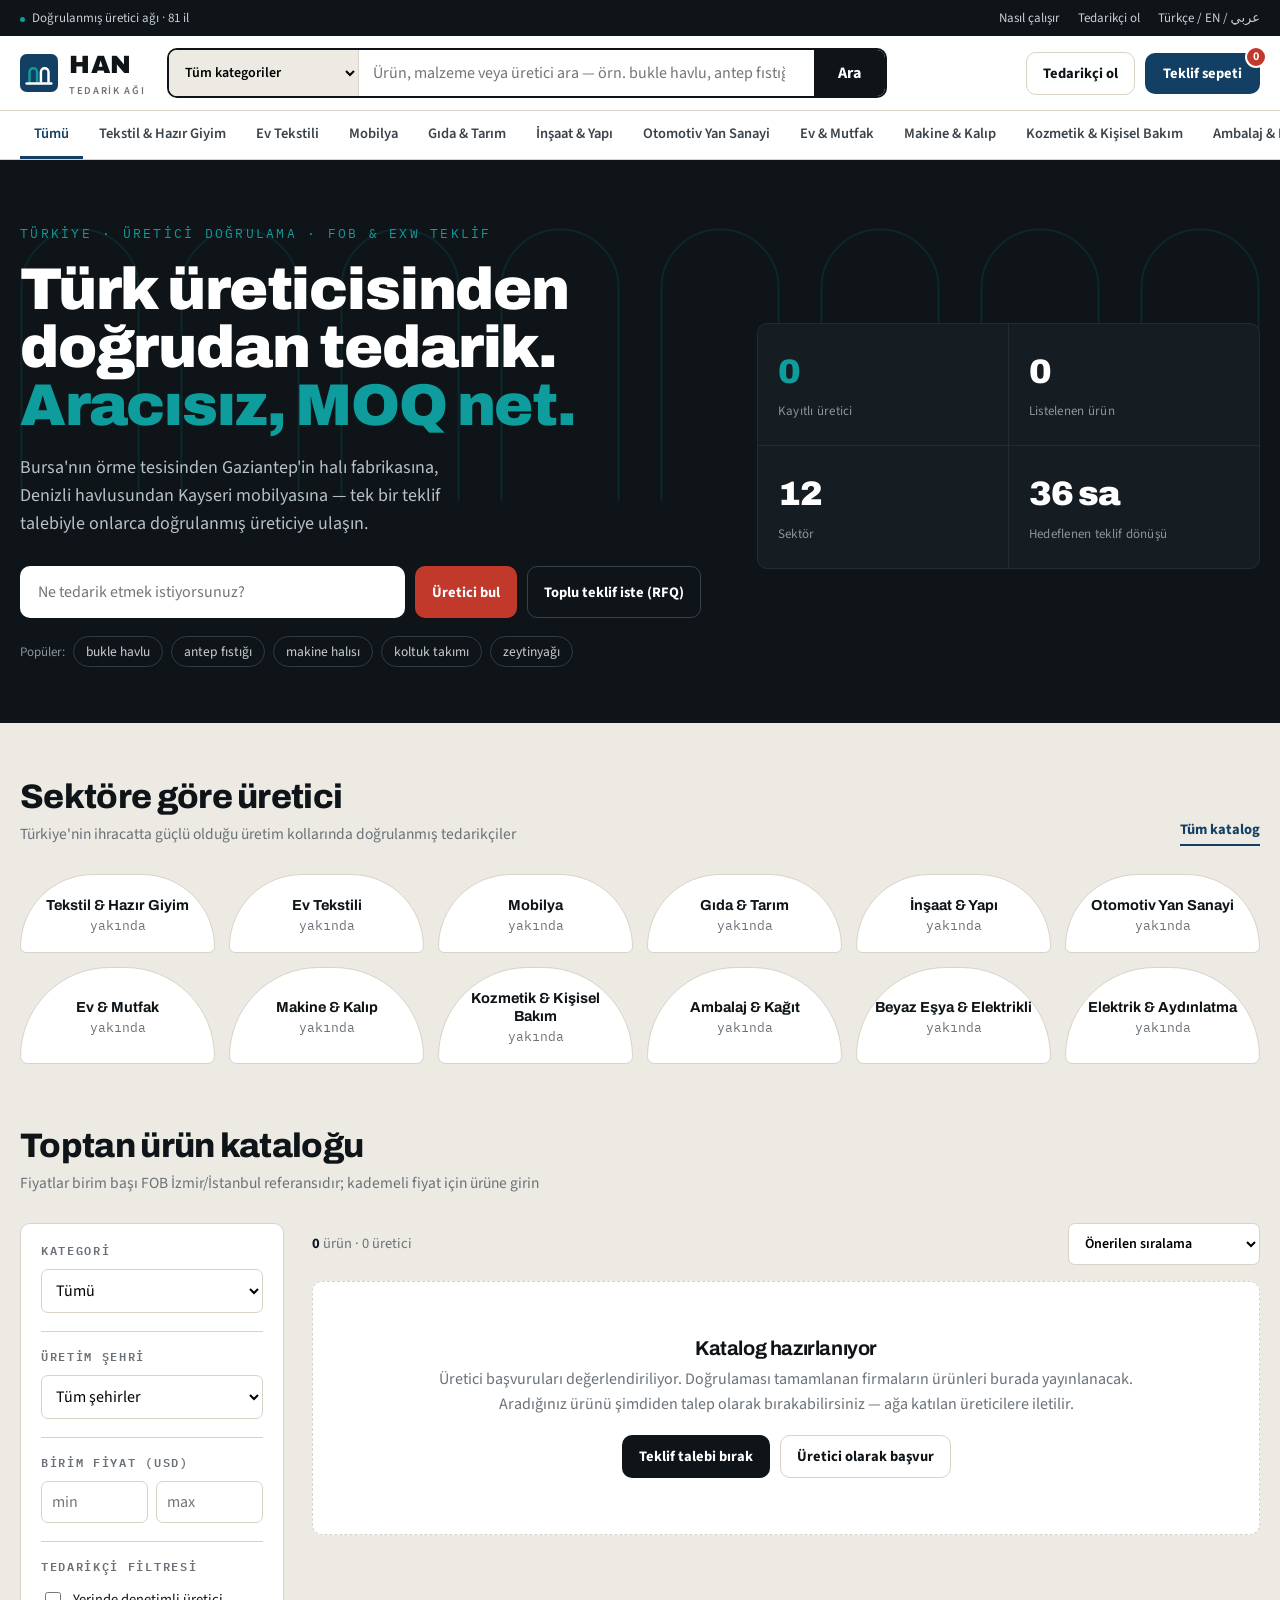
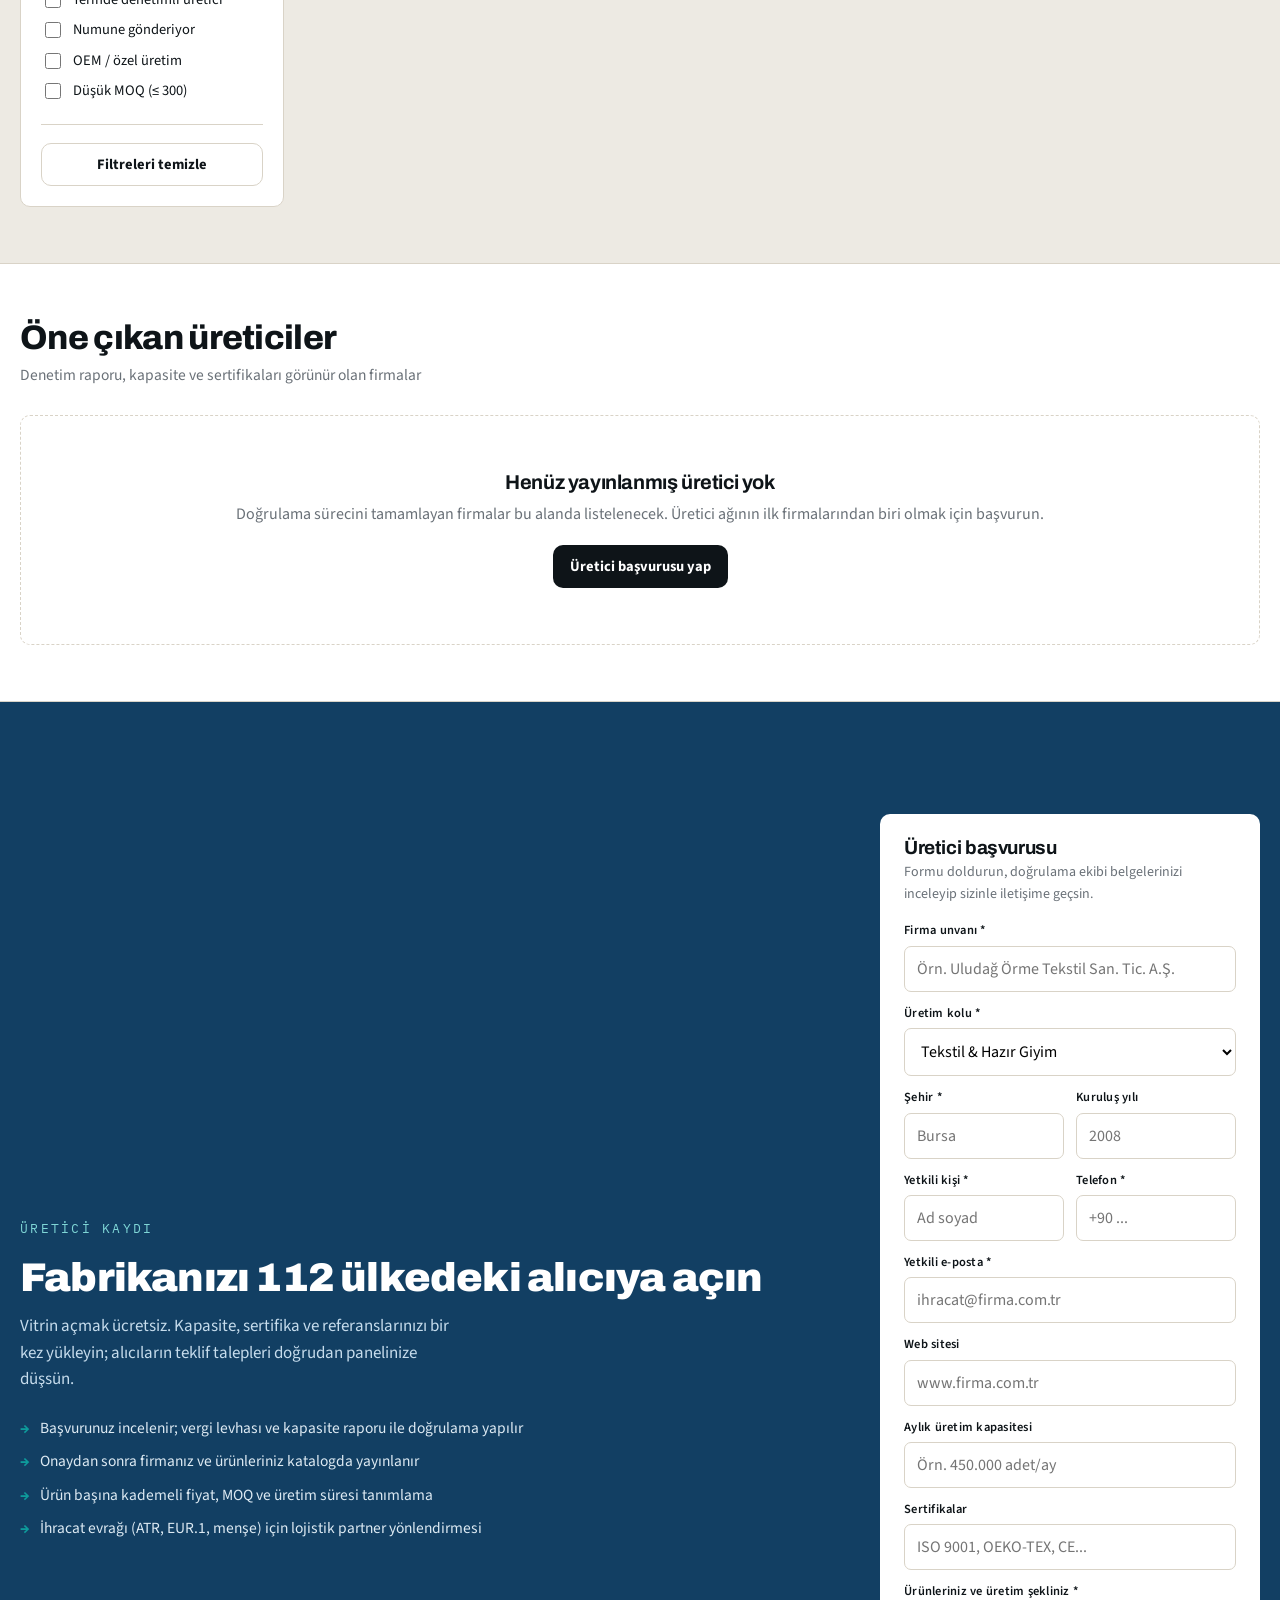
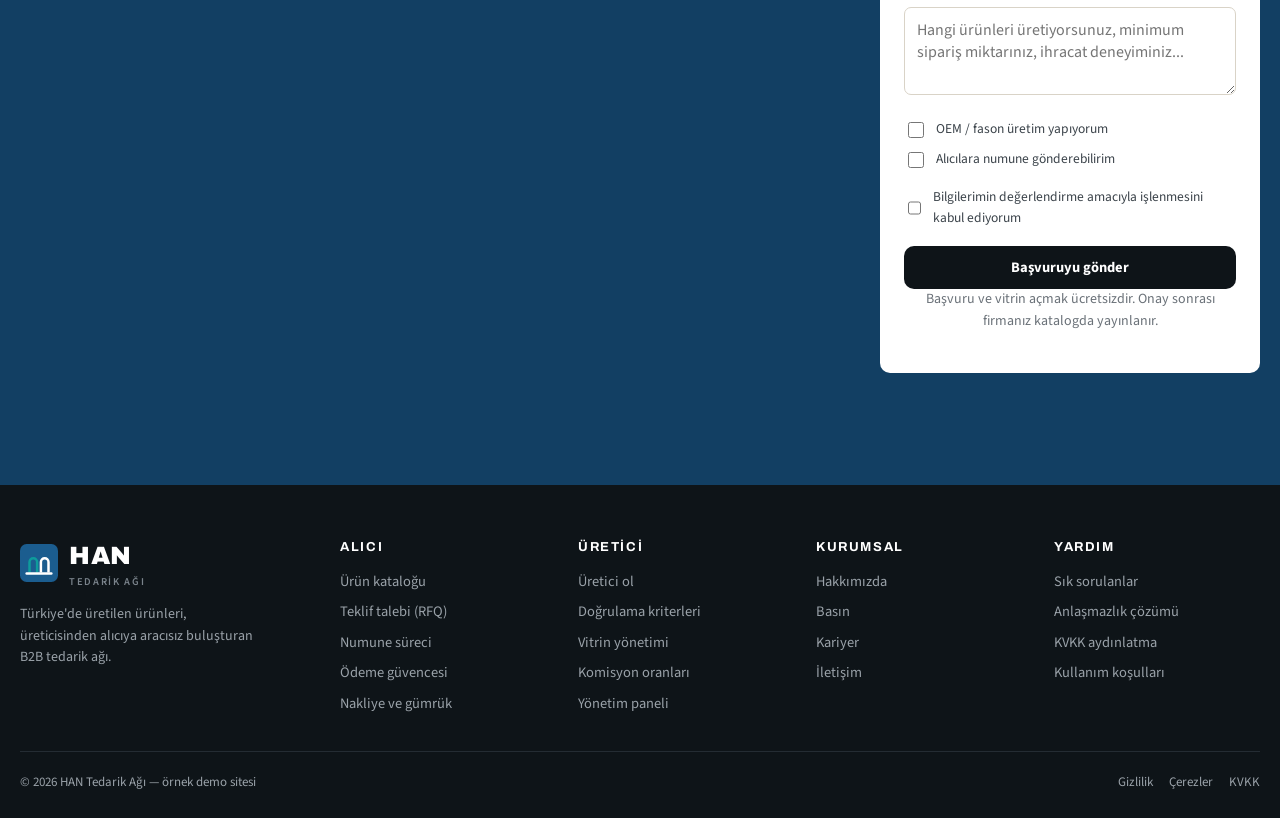
<file: index.html>
<!DOCTYPE html>
<html lang="tr">
<head>
<meta charset="UTF-8">
<meta name="viewport" content="width=device-width, initial-scale=1">
<title>HAN — Türkiye Tedarik Ağı | Doğrulanmış Türk üreticilerden toptan tedarik</title>
<link rel="preconnect" href="https://fonts.googleapis.com">
<link rel="preconnect" href="https://fonts.gstatic.com" crossorigin>
<link rel="stylesheet" href="assets/css/styles.css">
<style>
/* Başvuru formu: iki sütunlu alanlar */
.grid2{display:grid;grid-template-columns:1fr 1fr;gap:12px}
.sellform .check{font-size:13.5px;color:#3B434A}
.sellform textarea{min-height:88px}
@media (max-width:620px){.grid2{grid-template-columns:1fr}}
</style>
<link href="https://fonts.googleapis.com/css2?family=Archivo:wght@500;600;800;900&family=Source+Sans+3:wght@400;500;600;700&family=IBM+Plex+Mono:wght@400;500;600&display=swap" rel="stylesheet">

</head>
<body>

<div class="utility">
  <div class="wrap">
    <span><span class="dot"></span>Doğrulanmış üretici ağı · 81 il</span>
    <div class="right">
      <a href="#nasil">Nasıl çalışır</a>
      <a href="#tedarikci">Tedarikçi ol</a>
      <a href="#">Türkçe / EN / عربي</a>
    </div>
  </div>
</div>

<header class="main">
  <div class="wrap bar">
    <a class="logo" href="#">
      <svg class="mark" viewBox="0 0 40 40" aria-hidden="true">
        <rect width="40" height="40" rx="7" fill="#123F63"/>
        <path d="M10 30V19a4 4 0 018 0v11" stroke="#0E9C9C" stroke-width="2.6" fill="none"/>
        <path d="M22 30V19a4 4 0 018 0v11" stroke="#fff" stroke-width="2.6" fill="none"/>
        <path d="M7 31h26" stroke="#fff" stroke-width="2.6" stroke-linecap="round"/>
      </svg>
      <span><b data-brand="name">HAN</b><small data-brand="tag">Tedarik Ağı</small></span>
    </a>

    <form class="searchbox" onsubmit="doSearch(event)">
      <select id="searchCat" aria-label="Kategori seç"><option value="">Tüm kategoriler</option></select>
      <input id="searchInput" type="search" placeholder="Ürün, malzeme veya üretici ara — örn. bukle havlu, antep fıstığı" aria-label="Ara">
      <button type="submit">Ara</button>
    </form>

    <div class="acts">
      <button class="btn btn-ghost" onclick="scrollTo2('#tedarikci')">Tedarikçi ol</button>
      <button class="rfq-btn" onclick="openDrawer()">Teklif sepeti<span class="count" id="rfqCount">0</span></button>
    </div>
  </div>
  <nav class="cats" aria-label="Kategoriler"><div class="wrap" id="catNav"></div></nav>
</header>

<div class="hero">
  <svg class="hero-arches" aria-hidden="true" preserveAspectRatio="none" viewBox="0 0 1200 320">
    <defs><pattern id="ar" width="150" height="320" patternUnits="userSpaceOnUse">
      <path d="M20 320V120a55 55 0 01110 0v200" fill="none" stroke="#0E9C9C" stroke-width="2"/>
    </pattern></defs>
    <rect width="1200" height="320" fill="url(#ar)"/>
  </svg>
  <div class="wrap">
    <div>
      <div class="eyebrow">Türkiye · Üretici doğrulama · FOB & EXW teklif</div>
      <h1 data-brand="hero-title">Türk üreticisinden<br>doğrudan tedarik.<br><em>Aracısız, MOQ net.</em></h1>
      <p class="lede" data-brand="hero-lede"></p>
      <form class="hero-search" onsubmit="doSearch(event)">
        <input id="heroInput" type="search" placeholder="Ne tedarik etmek istiyorsunuz?" aria-label="Ürün ara">
        <button type="submit" class="btn btn-bole">Üretici bul</button>
        <button type="button" class="btn btn-ghost" style="color:#fff;border-color:#39424A" onclick="openDrawer()">Toplu teklif iste (RFQ)</button>
      </form>
      <div class="tags">
        <span>Popüler:</span>
        <button onclick="quick('havlu')">bukle havlu</button>
        <button onclick="quick('fıstık')">antep fıstığı</button>
        <button onclick="quick('halı')">makine halısı</button>
        <button onclick="quick('koltuk')">koltuk takımı</button>
        <button onclick="quick('zeytinyağı')">zeytinyağı</button>
      </div>
    </div>
    <div class="stats" id="heroStats"></div>
    </div>
  </div>
</div>

<section>
  <div class="wrap">
    <div class="sec-head">
      <div><h2>Sektöre göre üretici</h2><p>Türkiye'nin ihracatta güçlü olduğu üretim kollarında doğrulanmış tedarikçiler</p></div>
      <a class="more" href="#katalog">Tüm katalog</a>
    </div>
    <div class="arches" id="archGrid"></div>
  </div>
</section>

<section id="katalog" style="padding-top:8px">
  <div class="wrap">
    <div class="sec-head">
      <div><h2>Toptan ürün kataloğu</h2><p>Fiyatlar birim başı FOB İzmir/İstanbul referansıdır; kademeli fiyat için ürüne girin</p></div>
    </div>
    <div class="catalog">
      <aside class="filters">
        <div class="fgroup">
          <h4>Kategori</h4>
          <select id="fCat" onchange="render()"><option value="">Tümü</option></select>
        </div>
        <div class="fgroup">
          <h4>Üretim şehri</h4>
          <select id="fCity" onchange="render()"><option value="">Tüm şehirler</option></select>
        </div>
        <div class="fgroup">
          <h4>Birim fiyat (USD)</h4>
          <div class="range">
            <input type="number" id="fMin" placeholder="min" onchange="render()">
            <input type="number" id="fMax" placeholder="max" onchange="render()">
          </div>
        </div>
        <div class="fgroup">
          <h4>Tedarikçi filtresi</h4>
          <label class="check"><input type="checkbox" id="fVer" onchange="render()"> Yerinde denetimli üretici</label>
          <label class="check"><input type="checkbox" id="fSample" onchange="render()"> Numune gönderiyor</label>
          <label class="check"><input type="checkbox" id="fOem" onchange="render()"> OEM / özel üretim</label>
          <label class="check"><input type="checkbox" id="fLowMoq" onchange="render()"> Düşük MOQ (≤ 300)</label>
        </div>
        <div class="fgroup">
          <button class="btn btn-ghost" style="width:100%" onclick="resetFilters()">Filtreleri temizle</button>
        </div>
      </aside>

      <div>
        <div class="toolbar">
          <span class="n"><b id="resCount">0</b> ürün · <span id="resSupp">0</span> üretici</span>
          <select id="sortBy" onchange="render()">
            <option value="rel">Önerilen sıralama</option>
            <option value="priceAsc">Fiyat: düşükten yükseğe</option>
            <option value="priceDesc">Fiyat: yüksekten düşüğe</option>
            <option value="moq">MOQ: düşükten yükseğe</option>
            <option value="rating">Tedarikçi puanı</option>
          </select>
        </div>
        <div class="grid" id="grid"></div>
      </div>
    </div>
  </div>
</section>

<section class="suppliers" id="nasil">
  <div class="wrap">
    <div class="sec-head">
      <div><h2>Öne çıkan üreticiler</h2><p>Denetim raporu, kapasite ve sertifikaları görünür olan firmalar</p></div>
    </div>
    <div class="srow" id="suppRow"></div>
  </div>
</section>

<section class="sell" id="tedarikci">
  <div class="wrap">
    <div>
      <div class="eyebrow" style="color:#7FD6D6">Üretici kaydı</div>
      <h2>Fabrikanızı 112 ülkedeki alıcıya açın</h2>
      <p>Vitrin açmak ücretsiz. Kapasite, sertifika ve referanslarınızı bir kez yükleyin; alıcıların teklif talepleri doğrudan panelinize düşsün.</p>
      <ul>
        <li>Başvurunuz incelenir; vergi levhası ve kapasite raporu ile doğrulama yapılır</li>
        <li>Onaydan sonra firmanız ve ürünleriniz katalogda yayınlanır</li>
        <li>Ürün başına kademeli fiyat, MOQ ve üretim süresi tanımlama</li>
        <li>İhracat evrağı (ATR, EUR.1, menşe) için lojistik partner yönlendirmesi</li>
      </ul>
    </div>
    <form class="sellform" onsubmit="supplierSubmit(event)">
      <h3>Üretici başvurusu</h3>
      <p>Formu doldurun, doğrulama ekibi belgelerinizi inceleyip sizinle iletişime geçsin.</p>
      <div class="field"><label for="s1">Firma unvanı *</label><input id="s1" name="s1" required placeholder="Örn. Uludağ Örme Tekstil San. Tic. A.Ş."></div>
      <div class="field"><label for="s2">Üretim kolu *</label><select id="s2" name="s2" required></select></div>
      <div class="grid2">
        <div class="field"><label for="s3">Şehir *</label><input id="s3" name="s3" required placeholder="Bursa"></div>
        <div class="field"><label for="s8">Kuruluş yılı</label><input id="s8" name="s8" placeholder="2008"></div>
      </div>
      <div class="grid2">
        <div class="field"><label for="s5">Yetkili kişi *</label><input id="s5" name="s5" required placeholder="Ad soyad"></div>
        <div class="field"><label for="s6">Telefon *</label><input id="s6" name="s6" required placeholder="+90 ..."></div>
      </div>
      <div class="field"><label for="s4">Yetkili e-posta *</label><input id="s4" name="s4" type="email" required placeholder="ihracat@firma.com.tr"></div>
      <div class="field"><label for="s7">Web sitesi</label><input id="s7" name="s7" placeholder="www.firma.com.tr"></div>
      <div class="field"><label for="s9">Aylık üretim kapasitesi</label><input id="s9" name="s9" placeholder="Örn. 450.000 adet/ay"></div>
      <div class="field"><label for="s10">Sertifikalar</label><input id="s10" name="s10" placeholder="ISO 9001, OEKO-TEX, CE..."></div>
      <div class="field"><label for="s11">Ürünleriniz ve üretim şekliniz *</label><textarea id="s11" name="s11" required placeholder="Hangi ürünleri üretiyorsunuz, minimum sipariş miktarınız, ihracat deneyiminiz..."></textarea></div>
      <label class="check"><input type="checkbox" id="oem" name="oem"> OEM / fason üretim yapıyorum</label>
      <label class="check"><input type="checkbox" id="smp" name="smp"> Alıcılara numune gönderebilirim</label>
      <label class="check" style="margin-top:8px"><input type="checkbox" required> Bilgilerimin değerlendirme amacıyla işlenmesini kabul ediyorum</label>
      <button type="submit" class="btn btn-dark" style="width:100%;margin-top:14px">Başvuruyu gönder</button>
      <p class="note">Başvuru ve vitrin açmak ücretsizdir. Onay sonrası firmanız katalogda yayınlanır.</p>
    </form>
  </div>
</section>

<footer>
  <div class="wrap">
    <div class="fgrid">
      <div>
        <a class="logo" href="#" style="margin-bottom:14px">
          <svg class="mark" viewBox="0 0 40 40" aria-hidden="true">
            <rect width="40" height="40" rx="7" fill="#1B5D8F"/>
            <path d="M10 30V19a4 4 0 018 0v11" stroke="#0E9C9C" stroke-width="2.6" fill="none"/>
            <path d="M22 30V19a4 4 0 018 0v11" stroke="#fff" stroke-width="2.6" fill="none"/>
            <path d="M7 31h26" stroke="#fff" stroke-width="2.6" stroke-linecap="round"/>
          </svg>
          <span style="color:#fff"><b data-brand="name">HAN</b><small style="color:#7A838B" data-brand="tag">Tedarik Ağı</small></span>
        </a>
        <p style="max-width:34ch;font-size:14px">Türkiye'de üretilen ürünleri, üreticisinden alıcıya aracısız buluşturan B2B tedarik ağı.</p>
      </div>
      <div><h5>Alıcı</h5><ul>
        <li><a href="#katalog">Ürün kataloğu</a></li><li><a href="#">Teklif talebi (RFQ)</a></li>
        <li><a href="#">Numune süreci</a></li><li><a href="#">Ödeme güvencesi</a></li><li><a href="#">Nakliye ve gümrük</a></li></ul></div>
      <div><h5>Üretici</h5><ul>
        <li><a href="#tedarikci">Üretici ol</a></li><li><a href="#">Doğrulama kriterleri</a></li>
        <li><a href="#">Vitrin yönetimi</a></li><li><a href="#">Komisyon oranları</a></li>
        <li><a href="admin.html">Yönetim paneli</a></li></ul></div>
      <div><h5>Kurumsal</h5><ul>
        <li><a href="#">Hakkımızda</a></li><li><a href="#">Basın</a></li>
        <li><a href="#">Kariyer</a></li><li><a href="#">İletişim</a></li></ul></div>
      <div><h5>Yardım</h5><ul>
        <li><a href="#">Sık sorulanlar</a></li><li><a href="#">Anlaşmazlık çözümü</a></li>
        <li><a href="#">KVKK aydınlatma</a></li><li><a href="#">Kullanım koşulları</a></li></ul></div>
    </div>
    <div class="fbot">
      <span data-brand="footer">© 2026 HAN Tedarik Ağı — örnek demo sitesi</span>
      <div class="right"><a href="#">Gizlilik</a><a href="#">Çerezler</a><a href="#">KVKK</a></div>
    </div>
  </div>
</footer>

<div class="scrim" id="scrim" onclick="closeAll()"></div>

<aside class="drawer" id="drawer" aria-label="Teklif sepeti">
  <div class="dhead"><h3>Teklif sepeti</h3><button onclick="closeAll()" aria-label="Kapat">×</button></div>
  <div class="dbody" id="drawerBody"></div>
  <div class="dfoot" id="drawerFoot"></div>
</aside>

<div class="modal" id="modal" role="dialog" aria-modal="true"><div class="mbox" id="modalBox"></div></div>
<div class="toast" id="toast"></div>

<script src="assets/js/config.js"></script>
<script src="assets/js/data.js"></script>
<script src="assets/js/app.js"></script>
</body>
</html>
</file>
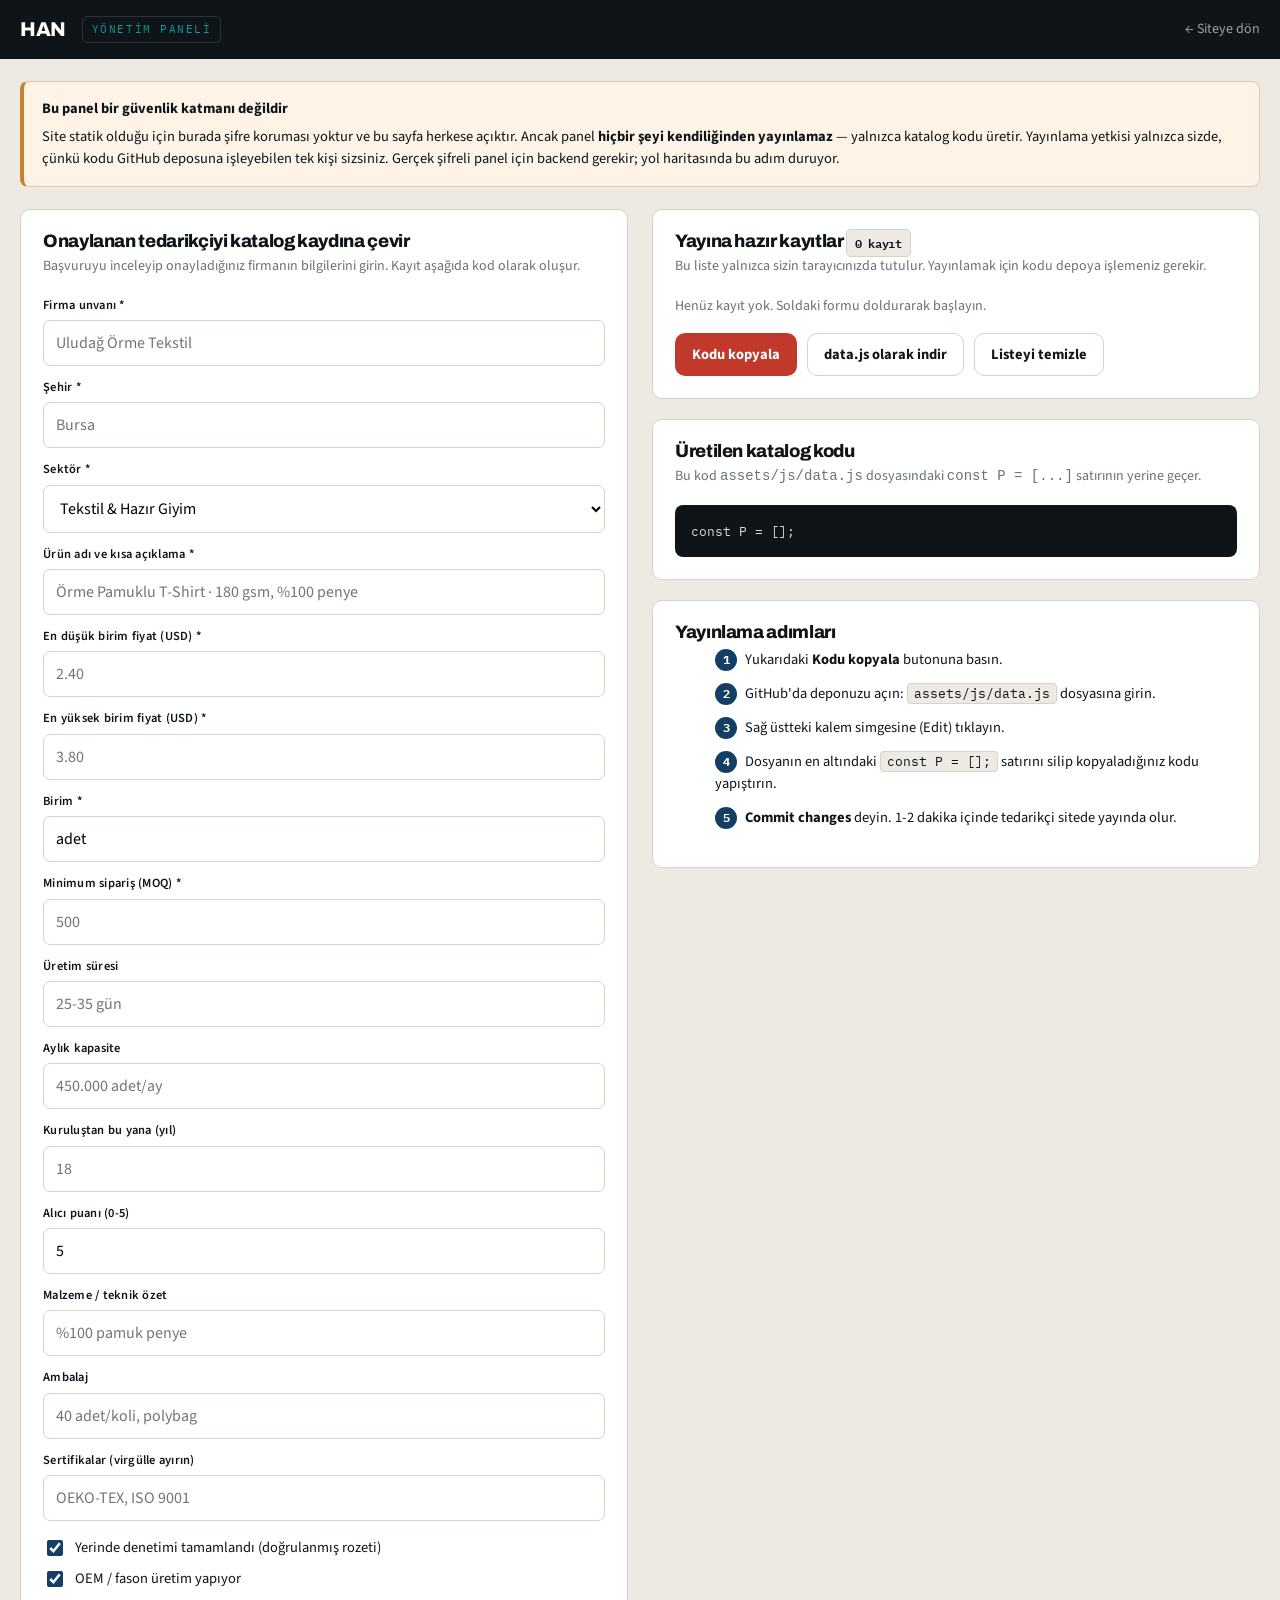
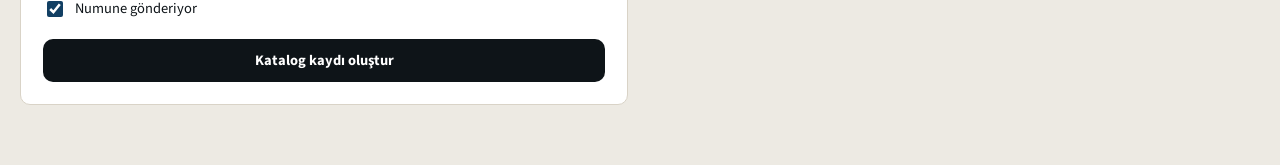
<file: admin.html>
<!DOCTYPE html>
<html lang="tr">
<head>
<meta charset="UTF-8">
<meta name="viewport" content="width=device-width, initial-scale=1">
<meta name="robots" content="noindex, nofollow">
<title>Yönetim Paneli — Tedarikçi Onayı</title>
<link rel="stylesheet" href="assets/css/styles.css">
<link href="https://fonts.googleapis.com/css2?family=Archivo:wght@500;600;800;900&family=Source+Sans+3:wght@400;500;600;700&family=IBM+Plex+Mono:wght@400;500;600&display=swap" rel="stylesheet">
<style>
body{background:var(--stone)}
.adminbar{background:var(--ink);color:#fff;padding:16px 0}
.adminbar .wrap{display:flex;align-items:center;gap:16px}
.adminbar h1{font-size:20px;font-weight:800}
.adminbar .tag{font-family:'IBM Plex Mono',monospace;font-size:11px;letter-spacing:.14em;text-transform:uppercase;color:var(--turq);border:1px solid #2A343D;padding:4px 9px;border-radius:5px}
.adminbar a{margin-left:auto;font-size:14px;color:#9AA2A9}
.adminbar a:hover{color:#fff}
.warnbox{background:#FDF3E7;border:1px solid #E8C89B;border-left:4px solid #C87F2A;border-radius:8px;padding:16px 18px;margin:22px 0;font-size:14.5px}
.warnbox b{display:block;margin-bottom:5px}
.panel{display:grid;grid-template-columns:1fr 1fr;gap:24px;align-items:start;padding-bottom:60px}
.box{background:#fff;border:1px solid var(--line);border-radius:10px;padding:22px}
.box h2{font-size:18px;font-weight:800;margin-bottom:4px}
.box .sub{color:var(--muted);font-size:14px;margin:0 0 18px}
.out{background:#0E1418;color:#D6DEE4;font-family:'IBM Plex Mono',monospace;font-size:12.5px;line-height:1.6;padding:16px;border-radius:8px;overflow:auto;max-height:340px;white-space:pre;margin:0}
.qlist{display:grid;gap:10px;margin-bottom:16px}
.qitem{border:1px solid var(--line);border-radius:8px;padding:12px 14px;display:flex;gap:12px;align-items:center}
.qitem .t{flex:1;min-width:0}
.qitem .t b{display:block;font-size:14.5px}
.qitem .t span{font-size:12.5px;color:var(--muted);font-family:'IBM Plex Mono',monospace}
.qitem button{font-size:12.5px;font-weight:700;padding:6px 11px;border-radius:6px;border:1.5px solid var(--line)}
.qitem button:hover{border-color:var(--ink)}
.qitem .del{color:var(--bole);border-color:#EBC5C0}
.stepnum{display:inline-grid;place-items:center;width:22px;height:22px;border-radius:50%;background:var(--tile);color:#fff;font-size:12px;font-weight:700;margin-right:8px;font-family:'IBM Plex Mono',monospace}
.howto{counter-reset:s;display:grid;gap:12px;margin-top:6px}
.howto li{list-style:none;font-size:14.5px;line-height:1.5}
.howto code{background:var(--stone);border:1px solid var(--line);padding:1px 6px;border-radius:4px;font-family:'IBM Plex Mono',monospace;font-size:13px}
@media (max-width:960px){.panel{grid-template-columns:1fr}}
</style>
</head>
<body>

<div class="adminbar">
  <div class="wrap">
    <h1 data-brand="name">HAN</h1>
    <span class="tag">Yönetim paneli</span>
    <a href="index.html">← Siteye dön</a>
  </div>
</div>

<div class="wrap">

  <div class="warnbox">
    <b>Bu panel bir güvenlik katmanı değildir</b>
    Site statik olduğu için burada şifre koruması yoktur ve bu sayfa herkese açıktır. Ancak panel
    <strong>hiçbir şeyi kendiliğinden yayınlamaz</strong> — yalnızca katalog kodu üretir. Yayınlama yetkisi
    yalnızca sizde, çünkü kodu GitHub deposuna işleyebilen tek kişi sizsiniz. Gerçek şifreli panel için
    backend gerekir; yol haritasında bu adım duruyor.
  </div>

  <div class="panel">

    <div class="box">
      <h2>Onaylanan tedarikçiyi katalog kaydına çevir</h2>
      <p class="sub">Başvuruyu inceleyip onayladığınız firmanın bilgilerini girin. Kayıt aşağıda kod olarak oluşur.</p>

      <form id="f" onsubmit="ekle(event)">
        <div class="field"><label>Firma unvanı *</label><input name="sup" required placeholder="Uludağ Örme Tekstil"></div>
        <div class="grid2">
          <div class="field"><label>Şehir *</label><input name="city" required placeholder="Bursa"></div>
          <div class="field"><label>Sektör *</label><select name="c" id="catSel" required></select></div>
        </div>
        <div class="field"><label>Ürün adı ve kısa açıklama *</label><input name="n" required placeholder="Örme Pamuklu T-Shirt · 180 gsm, %100 penye"></div>
        <div class="grid2">
          <div class="field"><label>En düşük birim fiyat (USD) *</label><input name="lo" type="number" step="0.01" required placeholder="2.40"></div>
          <div class="field"><label>En yüksek birim fiyat (USD) *</label><input name="hi" type="number" step="0.01" required placeholder="3.80"></div>
        </div>
        <div class="grid2">
          <div class="field"><label>Birim *</label><input name="u" required placeholder="adet" value="adet"></div>
          <div class="field"><label>Minimum sipariş (MOQ) *</label><input name="moq" type="number" required placeholder="500"></div>
        </div>
        <div class="grid2">
          <div class="field"><label>Üretim süresi</label><input name="lead" placeholder="25-35 gün"></div>
          <div class="field"><label>Aylık kapasite</label><input name="cap" placeholder="450.000 adet/ay"></div>
        </div>
        <div class="grid2">
          <div class="field"><label>Kuruluştan bu yana (yıl)</label><input name="yr" type="number" placeholder="18"></div>
          <div class="field"><label>Alıcı puanı (0-5)</label><input name="rt" type="number" step="0.1" max="5" placeholder="4.8" value="5"></div>
        </div>
        <div class="field"><label>Malzeme / teknik özet</label><input name="mat" placeholder="%100 pamuk penye"></div>
        <div class="field"><label>Ambalaj</label><input name="pack" placeholder="40 adet/koli, polybag"></div>
        <div class="field"><label>Sertifikalar (virgülle ayırın)</label><input name="cert" placeholder="OEKO-TEX, ISO 9001"></div>
        <label class="check"><input type="checkbox" name="ver" checked> Yerinde denetimi tamamlandı (doğrulanmış rozeti)</label>
        <label class="check"><input type="checkbox" name="oem" checked> OEM / fason üretim yapıyor</label>
        <label class="check"><input type="checkbox" name="smp" checked> Numune gönderiyor</label>
        <button class="btn btn-dark" style="width:100%;margin-top:14px">Katalog kaydı oluştur</button>
      </form>
    </div>

    <div>
      <div class="box" style="margin-bottom:20px">
        <h2>Yayına hazır kayıtlar <span id="sayi" class="chip" style="vertical-align:middle"></span></h2>
        <p class="sub">Bu liste yalnızca sizin tarayıcınızda tutulur. Yayınlamak için kodu depoya işlemeniz gerekir.</p>
        <div class="qlist" id="liste"></div>
        <div style="display:flex;gap:10px;flex-wrap:wrap">
          <button class="btn btn-bole" onclick="kopyala()">Kodu kopyala</button>
          <button class="btn btn-ghost" onclick="indir()">data.js olarak indir</button>
          <button class="btn btn-ghost" onclick="temizle()">Listeyi temizle</button>
        </div>
      </div>

      <div class="box" style="margin-bottom:20px">
        <h2>Üretilen katalog kodu</h2>
        <p class="sub">Bu kod <code>assets/js/data.js</code> dosyasındaki <code>const P = [...]</code> satırının yerine geçer.</p>
        <pre class="out" id="kod">const P = [];</pre>
      </div>

      <div class="box">
        <h2>Yayınlama adımları</h2>
        <ol class="howto">
          <li><span class="stepnum">1</span>Yukarıdaki <b>Kodu kopyala</b> butonuna basın.</li>
          <li><span class="stepnum">2</span>GitHub'da deponuzu açın: <code>assets/js/data.js</code> dosyasına girin.</li>
          <li><span class="stepnum">3</span>Sağ üstteki kalem simgesine (Edit) tıklayın.</li>
          <li><span class="stepnum">4</span>Dosyanın en altındaki <code>const P = [];</code> satırını silip kopyaladığınız kodu yapıştırın.</li>
          <li><span class="stepnum">5</span><b>Commit changes</b> deyin. 1-2 dakika içinde tedarikçi sitede yayında olur.</li>
        </ol>
      </div>
    </div>

  </div>
</div>

<div class="toast" id="toast"></div>

<script src="assets/js/config.js"></script>
<script src="assets/js/data.js"></script>
<script>
const ANAHTAR = 'han_onayli_tedarikciler';
let kayitlar = [];

try{ kayitlar = JSON.parse(localStorage.getItem(ANAHTAR) || '[]'); }catch(e){ kayitlar = []; }

document.querySelectorAll('[data-brand="name"]').forEach(e=>e.textContent = SITE.name);
document.getElementById('catSel').innerHTML =
  CATS.map(c=>`<option value="${c.id}">${c.name}</option>`).join('');

function bildir(m){
  const t=document.getElementById('toast');
  t.textContent=m; t.classList.add('on');
  clearTimeout(t._t); t._t=setTimeout(()=>t.classList.remove('on'),2200);
}

function kaydet(){
  try{ localStorage.setItem(ANAHTAR, JSON.stringify(kayitlar)); }catch(e){}
  ciz();
}

function ekle(e){
  e.preventDefault();
  const f = e.target;
  const v = n => f[n].value.trim();
  const yeniId = kayitlar.length ? Math.max(...kayitlar.map(k=>k.id)) + 1 : 1;

  kayitlar.push({
    id: yeniId,
    n: v('n'), c: v('c'),
    lo: parseFloat(v('lo')), hi: parseFloat(v('hi')),
    u: v('u'), moq: parseInt(v('moq')),
    sup: v('sup'), city: v('city'),
    ver: f.ver.checked ? 1 : 0,
    yr: parseInt(v('yr')) || 1,
    rt: parseFloat(v('rt')) || 5,
    oem: f.oem.checked ? 1 : 0,
    smp: f.smp.checked ? 1 : 0,
    cert: v('cert') ? v('cert').split(',').map(s=>s.trim()).filter(Boolean) : [],
    lead: v('lead') || 'Üretici ile görüşülür',
    cap: v('cap') || '—',
    mat: v('mat') || '—',
    pack: v('pack') || '—'
  });

  f.reset();
  f.rt.value = 5; f.u.value = 'adet';
  f.ver.checked = f.oem.checked = f.smp.checked = true;
  kaydet();
  bildir('Kayıt listeye eklendi');
}

function sil(i){ kayitlar.splice(i,1); kayitlar.forEach((k,j)=>k.id=j+1); kaydet(); }

function kodUret(){
  if(!kayitlar.length) return 'const P = [];';
  const satir = k => ' {' + [
    `id:${k.id}`, `n:${JSON.stringify(k.n)}`, `c:${JSON.stringify(k.c)}`,
    `lo:${k.lo}`, `hi:${k.hi}`, `u:${JSON.stringify(k.u)}`, `moq:${k.moq}`,
    `sup:${JSON.stringify(k.sup)}`, `city:${JSON.stringify(k.city)}`,
    `ver:${k.ver}`, `yr:${k.yr}`, `rt:${k.rt}`, `oem:${k.oem}`, `smp:${k.smp}`,
    `cert:${JSON.stringify(k.cert)}`, `lead:${JSON.stringify(k.lead)}`,
    `cap:${JSON.stringify(k.cap)}`, `mat:${JSON.stringify(k.mat)}`,
    `pack:${JSON.stringify(k.pack)}`
  ].join(', ') + '}';
  return 'const P = [\n' + kayitlar.map(satir).join(',\n') + '\n];';
}

function ciz(){
  const l = document.getElementById('liste');
  document.getElementById('sayi').textContent = kayitlar.length + ' kayıt';
  l.innerHTML = kayitlar.length
    ? kayitlar.map((k,i)=>`
        <div class="qitem">
          <div class="t"><b>${k.sup}</b><span>${k.n} · ${k.city} · MOQ ${k.moq} ${k.u}</span></div>
          <button class="del" onclick="sil(${i})">Sil</button>
        </div>`).join('')
    : `<p style="color:var(--muted);font-size:14px;margin:0">Henüz kayıt yok. Soldaki formu doldurarak başlayın.</p>`;
  document.getElementById('kod').textContent = kodUret();
}

function kopyala(){
  navigator.clipboard.writeText(kodUret())
    .then(()=>bildir('Kod panoya kopyalandı'))
    .catch(()=>bildir('Kopyalanamadı — kodu elle seçip kopyalayın'));
}

function indir(){
  const kaynak = document.querySelector('script[src*="data.js"]');
  fetch(kaynak.src).then(r=>r.text()).then(t=>{
    const yeni = t.replace(/const P = \[[\s\S]*?\];/, kodUret());
    const a = document.createElement('a');
    a.href = URL.createObjectURL(new Blob([yeni],{type:'text/javascript'}));
    a.download = 'data.js';
    a.click();
    bildir('data.js indirildi — depoda aynı dosyanın üzerine yükleyin');
  }).catch(()=>bildir('İndirilemedi — kopyala yöntemini kullanın'));
}

function temizle(){
  if(!kayitlar.length) return;
  if(confirm('Listedeki tüm kayıtlar silinecek. Emin misiniz?')){
    kayitlar = []; kaydet(); bildir('Liste temizlendi');
  }
}

ciz();
</script>
</body>
</html>
</file>
<file: assets/css/styles.css>
:root{
  --ink:#0E1418;
  --tile:#123F63;
  --tile-2:#1B5D8F;
  --turq:#0E9C9C;
  --bole:#C0392B;
  --stone:#EDEAE3;
  --paper:#FFFFFF;
  --line:#D9D3C7;
  --muted:#6A7178;
  --ok:#1B7F5A;
  --radius:10px;
  --arch:120px 120px 10px 10px;
  --shadow:0 1px 0 rgba(14,20,24,.06), 0 8px 24px -16px rgba(14,20,24,.35);
}
*{box-sizing:border-box}
html{scroll-behavior:smooth}
body{
  margin:0;background:var(--stone);color:var(--ink);
  font-family:'Source Sans 3',system-ui,sans-serif;font-size:16px;line-height:1.55;
  -webkit-font-smoothing:antialiased;
}
h1,h2,h3,h4{font-family:'Archivo',sans-serif;margin:0;letter-spacing:-.02em;line-height:1.08}
a{color:inherit;text-decoration:none}
button{font-family:inherit;font-size:inherit;cursor:pointer;border:0;background:none;color:inherit}
input,select,textarea{font-family:inherit;font-size:inherit}
:focus-visible{outline:3px solid var(--turq);outline-offset:2px;border-radius:4px}
.mono{font-family:'IBM Plex Mono',monospace;font-variant-numeric:tabular-nums}
.wrap{max-width:1280px;margin:0 auto;padding:0 20px}
.sr{position:absolute;width:1px;height:1px;overflow:hidden;clip:rect(0 0 0 0)}

/* ---------- HEADER ---------- */
.utility{background:var(--ink);color:#C9CFD4;font-size:13px}
.utility .wrap{display:flex;gap:20px;align-items:center;height:36px}
.utility .dot{width:5px;height:5px;border-radius:50%;background:var(--turq);display:inline-block;margin-right:7px}
.utility .right{margin-left:auto;display:flex;gap:18px;align-items:center}
.utility a:hover{color:#fff}
header.main{position:sticky;top:0;z-index:60;background:var(--paper);border-bottom:1px solid var(--line)}
.bar{display:flex;align-items:center;gap:22px;height:74px}
.logo{display:flex;align-items:center;gap:11px;flex-shrink:0}
.mark{width:38px;height:38px;flex-shrink:0}
.logo b{font-family:'Archivo';font-weight:900;font-size:25px;letter-spacing:.02em}
.logo small{display:block;font-size:10.5px;letter-spacing:.16em;text-transform:uppercase;color:var(--muted);font-weight:600;margin-top:-2px}
.searchbox{flex:1;display:flex;border:2px solid var(--ink);border-radius:var(--radius);overflow:hidden;background:#fff;max-width:720px}
.searchbox select{border:0;background:var(--stone);padding:0 12px;font-weight:600;font-size:14px;border-right:1px solid var(--line);max-width:190px}
.searchbox input{flex:1;border:0;padding:12px 14px;min-width:60px}
.searchbox input:focus{outline:none}
.searchbox button{background:var(--ink);color:#fff;padding:0 24px;font-weight:700;letter-spacing:.01em}
.searchbox button:hover{background:var(--tile)}
.acts{margin-left:auto;display:flex;align-items:center;gap:10px}
.btn{padding:10px 16px;border-radius:var(--radius);font-weight:700;font-size:14.5px;border:1.5px solid transparent;transition:.15s}
.btn-ghost{border-color:var(--line)}
.btn-ghost:hover{border-color:var(--ink)}
.btn-dark{background:var(--ink);color:#fff}
.btn-dark:hover{background:var(--tile)}
.btn-bole{background:var(--bole);color:#fff}
.btn-bole:hover{filter:brightness(.92)}
.rfq-btn{position:relative;background:var(--tile);color:#fff;padding:10px 18px;border-radius:var(--radius);font-weight:700;font-size:14.5px}
.rfq-btn:hover{background:var(--tile-2)}
.rfq-btn .count{position:absolute;top:-7px;right:-7px;background:var(--bole);color:#fff;font-size:12px;font-weight:700;min-width:22px;height:22px;border-radius:11px;display:grid;place-items:center;padding:0 5px;border:2px solid #fff}
nav.cats{border-top:1px solid var(--line);background:var(--paper)}
nav.cats .wrap{display:flex;gap:2px;overflow-x:auto;scrollbar-width:none}
nav.cats .wrap::-webkit-scrollbar{display:none}
nav.cats button{white-space:nowrap;padding:12px 14px;font-size:14.5px;font-weight:600;color:#3B434A;border-bottom:3px solid transparent}
nav.cats button:hover{color:var(--ink)}
nav.cats button[aria-current="true"]{color:var(--tile);border-bottom-color:var(--tile)}

/* ---------- HERO ---------- */
.hero{position:relative;background:var(--ink);color:#fff;overflow:hidden}
.hero .wrap{position:relative;z-index:2;padding:64px 20px 56px;display:grid;grid-template-columns:1.15fr .85fr;gap:56px;align-items:center}
.hero-arches{position:absolute;inset:0;opacity:.14;z-index:1}
.eyebrow{font-family:'IBM Plex Mono',monospace;font-size:12.5px;letter-spacing:.18em;text-transform:uppercase;color:var(--turq);margin-bottom:18px}
.hero h1{font-size:clamp(36px,4.6vw,62px);font-weight:900;line-height:.98}
.hero h1 em{font-style:normal;color:var(--turq)}
.hero p.lede{font-size:18px;color:#B9C1C7;max-width:52ch;margin:20px 0 28px}
.hero-search{display:flex;gap:10px;flex-wrap:wrap}
.hero-search input{flex:1;min-width:240px;padding:15px 18px;border:0;border-radius:var(--radius);font-size:16px}
.tags{display:flex;gap:8px;flex-wrap:wrap;margin-top:18px;align-items:center}
.tags span{font-size:13px;color:#8D959B}
.tags button{font-size:13.5px;padding:5px 12px;border:1px solid #333C44;border-radius:999px;color:#C9CFD4}
.tags button:hover{border-color:var(--turq);color:#fff}
.stats{display:grid;grid-template-columns:1fr 1fr;gap:1px;background:#242C33;border:1px solid #242C33;border-radius:var(--radius);overflow:hidden}
.stat{background:#151C22;padding:22px 20px}
.stat b{font-family:'Archivo';font-weight:900;font-size:34px;display:block;letter-spacing:-.03em}
.stat span{font-size:13px;color:#8D959B;letter-spacing:.02em}
.stat.turq b{color:var(--turq)}

/* ---------- SECTIONS ---------- */
section{padding:56px 0}
.sec-head{display:flex;align-items:flex-end;gap:16px;margin-bottom:28px;flex-wrap:wrap}
.sec-head h2{font-size:clamp(24px,3vw,34px);font-weight:800}
.sec-head p{margin:6px 0 0;color:var(--muted);font-size:15.5px}
.sec-head .more{margin-left:auto;font-weight:700;font-size:14.5px;color:var(--tile);border-bottom:2px solid var(--tile);padding-bottom:2px}

/* category arches */
.arches{display:grid;grid-template-columns:repeat(6,1fr);gap:14px}
.arch{background:var(--paper);border:1px solid var(--line);border-radius:var(--arch);padding:22px 14px 16px;text-align:center;transition:.18s;position:relative;overflow:hidden}
.arch:hover{transform:translateY(-3px);border-color:var(--tile);box-shadow:var(--shadow)}
.arch .motif{height:74px;margin:0 auto 12px;width:74px;border-radius:999px 999px 6px 6px}
.arch b{display:block;font-family:'Archivo';font-weight:700;font-size:14.5px;line-height:1.2}
.arch small{color:var(--muted);font-size:12.5px;font-family:'IBM Plex Mono',monospace}

/* ---------- CATALOG ---------- */
.catalog{display:grid;grid-template-columns:264px 1fr;gap:28px;align-items:start}
.filters{background:var(--paper);border:1px solid var(--line);border-radius:var(--radius);padding:20px;position:sticky;top:120px}
.fgroup{padding-bottom:18px;margin-bottom:18px;border-bottom:1px solid var(--line)}
.fgroup:last-child{border:0;margin:0;padding:0}
.fgroup h4{font-size:12px;letter-spacing:.14em;text-transform:uppercase;color:var(--muted);margin-bottom:12px;font-family:'IBM Plex Mono',monospace;font-weight:600}
.check{display:flex;align-items:center;gap:9px;padding:4px 0;font-size:14.5px;cursor:pointer}
.check input{accent-color:var(--tile);width:16px;height:16px}
.filters select,.filters input[type=number]{width:100%;padding:9px 10px;border:1px solid var(--line);border-radius:7px;background:#fff}
.range{display:flex;gap:8px}
.toolbar{display:flex;align-items:center;gap:14px;margin-bottom:16px;flex-wrap:wrap}
.toolbar .n{font-size:14.5px;color:var(--muted)}
.toolbar .n b{color:var(--ink)}
.toolbar select{margin-left:auto;padding:9px 12px;border:1px solid var(--line);border-radius:7px;background:#fff;font-weight:600;font-size:14px}

.grid{display:grid;grid-template-columns:repeat(4,1fr);gap:16px}
.card{background:var(--paper);border:1px solid var(--line);border-radius:var(--radius);overflow:hidden;display:flex;flex-direction:column;transition:.18s}
.card:hover{box-shadow:var(--shadow);border-color:#B9B2A4;transform:translateY(-2px)}
.card .thumb{height:156px;position:relative;cursor:pointer}
.card .thumb .badge{position:absolute;top:10px;left:10px;background:rgba(14,20,24,.82);color:#fff;font-size:11px;font-weight:600;padding:4px 8px;border-radius:5px;letter-spacing:.04em;font-family:'IBM Plex Mono',monospace}
.card .body{padding:14px;display:flex;flex-direction:column;gap:9px;flex:1}
.card h3{font-size:15.5px;font-weight:600;font-family:'Source Sans 3';line-height:1.32;cursor:pointer}
.card h3:hover{color:var(--tile)}
.price{font-family:'IBM Plex Mono',monospace;font-weight:600;font-size:17px;color:var(--bole)}
.price small{font-weight:400;color:var(--muted);font-size:12.5px}
.moq{font-size:13px;color:var(--muted);font-family:'IBM Plex Mono',monospace}
.supp{display:flex;align-items:center;gap:7px;font-size:13.5px;padding-top:9px;border-top:1px solid var(--line);margin-top:auto}
.supp .flagchip{width:20px;height:14px;border-radius:2px;background:linear-gradient(#E30A17 0 100%);position:relative;flex-shrink:0}
.supp .flagchip::after{content:"★";position:absolute;inset:0;color:#fff;font-size:9px;display:grid;place-items:center}
.supp .name{overflow:hidden;text-overflow:ellipsis;white-space:nowrap}
.verified{color:var(--ok);font-weight:700;font-size:12px;display:inline-flex;align-items:center;gap:3px;flex-shrink:0}
.card .add{margin:0 14px 14px;padding:10px;border:1.5px solid var(--ink);border-radius:8px;font-weight:700;font-size:14px;text-align:center;transition:.15s}
.card .add:hover{background:var(--ink);color:#fff}
.card .add.in{background:var(--ok);border-color:var(--ok);color:#fff}
.empty{grid-column:1/-1;background:var(--paper);border:1px dashed var(--line);border-radius:var(--radius);padding:56px;text-align:center}
.empty h3{font-size:20px;margin-bottom:8px}
.empty p{color:var(--muted);margin:0 0 18px}

/* ---------- SUPPLIERS ---------- */
.suppliers{background:var(--paper);border-top:1px solid var(--line);border-bottom:1px solid var(--line)}
.srow{display:grid;grid-template-columns:repeat(4,1fr);gap:16px}
.scard{border:1px solid var(--line);border-radius:var(--radius);padding:20px;display:flex;flex-direction:column;gap:12px}
.scard .top{display:flex;gap:12px;align-items:center}
.scard .avatar{width:46px;height:46px;border-radius:8px;display:grid;place-items:center;font-family:'Archivo';font-weight:900;color:#fff;font-size:18px;flex-shrink:0}
.scard h4{font-size:15.5px;font-weight:700}
.scard .meta{font-size:13px;color:var(--muted);font-family:'IBM Plex Mono',monospace}
.chips{display:flex;gap:6px;flex-wrap:wrap}
.chip{font-size:11.5px;font-weight:600;padding:3px 8px;border-radius:5px;background:var(--stone);border:1px solid var(--line);font-family:'IBM Plex Mono',monospace}
.scard .stats2{display:flex;gap:16px;font-size:13px;color:var(--muted)}
.scard .stats2 b{color:var(--ink);display:block;font-family:'IBM Plex Mono',monospace}

/* ---------- SELL CTA ---------- */
.sell{background:var(--tile);color:#fff}
.sell .wrap{display:grid;grid-template-columns:1fr 380px;gap:48px;align-items:center;padding:56px 20px}
.sell h2{font-size:clamp(26px,3.4vw,40px);font-weight:900;margin-bottom:14px}
.sell p{color:#C6DCEC;font-size:17px;max-width:56ch;margin:0 0 24px}
.sell ul{list-style:none;padding:0;margin:0 0 28px;display:grid;gap:9px}
.sell li{display:flex;gap:10px;font-size:15.5px;color:#DDEAF3}
.sell li::before{content:"→";color:var(--turq);font-weight:700}
.sellform{background:#fff;color:var(--ink);border-radius:var(--radius);padding:24px}
.sellform h3{font-size:19px;margin-bottom:4px}
.sellform p{color:var(--muted);font-size:14px;margin:0 0 16px}
.field{margin-bottom:12px}
.field label{display:block;font-size:12.5px;font-weight:600;margin-bottom:5px;letter-spacing:.02em}
.field input,.field select,.field textarea{width:100%;padding:11px 12px;border:1px solid var(--line);border-radius:7px;background:#fff}
.field textarea{resize:vertical;min-height:78px}

/* ---------- FOOTER ---------- */
footer{background:var(--ink);color:#9AA2A9;padding:52px 0 26px;font-size:14.5px}
.fgrid{display:grid;grid-template-columns:1.4fr repeat(4,1fr);gap:32px;margin-bottom:36px}
footer h5{font-family:'Archivo';color:#fff;font-size:13px;letter-spacing:.12em;text-transform:uppercase;margin:0 0 14px}
footer ul{list-style:none;padding:0;margin:0;display:grid;gap:8px}
footer a:hover{color:#fff}
.fbot{border-top:1px solid #242C33;padding-top:20px;display:flex;gap:16px;flex-wrap:wrap;font-size:13px}
.fbot .right{margin-left:auto;display:flex;gap:16px}

/* ---------- DRAWER / MODAL ---------- */
.scrim{position:fixed;inset:0;background:rgba(14,20,24,.55);z-index:90;opacity:0;pointer-events:none;transition:.2s}
.scrim.on{opacity:1;pointer-events:auto}
.drawer{position:fixed;top:0;right:0;bottom:0;width:min(460px,100%);background:var(--stone);z-index:100;display:flex;flex-direction:column;transform:translateX(100%);transition:transform .26s cubic-bezier(.4,0,.2,1)}
.drawer.on{transform:none}
.dhead{background:var(--ink);color:#fff;padding:20px;display:flex;align-items:center;gap:12px}
.dhead h3{font-size:19px;flex:1}
.dhead button{color:#9AA2A9;font-size:26px;line-height:1}
.dhead button:hover{color:#fff}
.dbody{flex:1;overflow:auto;padding:18px}
.ditem{background:#fff;border:1px solid var(--line);border-radius:8px;padding:12px;display:flex;gap:12px;margin-bottom:10px}
.ditem .th{width:54px;height:54px;border-radius:6px;flex-shrink:0}
.ditem .n{font-size:14px;font-weight:600;line-height:1.3}
.ditem .s{font-size:12.5px;color:var(--muted);font-family:'IBM Plex Mono',monospace}
.ditem input{width:96px;padding:6px 8px;border:1px solid var(--line);border-radius:6px;font-family:'IBM Plex Mono',monospace}
.ditem .rm{color:var(--bole);font-size:12.5px;font-weight:600;margin-left:auto}
.dfoot{border-top:1px solid var(--line);padding:16px 18px;background:#fff}
.dfoot .btn{width:100%;text-align:center;display:block}
.note{font-size:12.5px;color:var(--muted);margin-top:10px;text-align:center}

.modal{position:fixed;inset:0;z-index:100;display:none;padding:28px;overflow:auto}
.modal.on{display:block}
.mbox{max-width:940px;margin:0 auto;background:var(--paper);border-radius:12px;overflow:hidden;position:relative}
.mclose{position:absolute;top:14px;right:16px;font-size:28px;z-index:3;width:38px;height:38px;background:rgba(255,255,255,.9);border-radius:50%;line-height:1}
.mtop{display:grid;grid-template-columns:1fr 1fr}
.mimg{min-height:320px}
.minfo{padding:28px}
.minfo h2{font-size:25px;font-weight:800;margin-bottom:12px;line-height:1.15}
.tier{width:100%;border-collapse:collapse;margin:16px 0}
.tier th{font-family:'IBM Plex Mono',monospace;font-size:11.5px;letter-spacing:.1em;text-transform:uppercase;color:var(--muted);text-align:left;padding:8px 10px;border-bottom:1px solid var(--line);font-weight:600}
.tier td{padding:10px;border-bottom:1px solid var(--line);font-family:'IBM Plex Mono',monospace;font-size:14.5px}
.tier td:last-child{color:var(--bole);font-weight:600}
.specs{display:grid;grid-template-columns:1fr 1fr;gap:1px;background:var(--line);border:1px solid var(--line);border-radius:8px;overflow:hidden;margin:18px 0}
.specs div{background:#fff;padding:11px 13px;font-size:13.5px}
.specs div span{display:block;color:var(--muted);font-size:11.5px;font-family:'IBM Plex Mono',monospace;letter-spacing:.06em;text-transform:uppercase}
.mbtns{display:flex;gap:10px;margin-top:18px}
.mbtns .btn{flex:1;text-align:center}
.mbottom{border-top:1px solid var(--line);padding:24px 28px;background:var(--stone)}

.toast{position:fixed;left:50%;bottom:26px;transform:translate(-50%,80px);background:var(--ink);color:#fff;padding:13px 22px;border-radius:9px;z-index:200;font-weight:600;font-size:14.5px;opacity:0;transition:.24s}
.toast.on{opacity:1;transform:translate(-50%,0)}
.success{text-align:center;padding:32px 20px}
.success .tick{width:62px;height:62px;border-radius:50%;background:var(--ok);color:#fff;font-size:32px;display:grid;place-items:center;margin:0 auto 18px}
.success h3{font-size:22px;margin-bottom:10px}
.success p{color:var(--muted);margin:0 0 6px}
.rfqno{font-family:'IBM Plex Mono',monospace;font-weight:600;background:var(--stone);border:1px dashed var(--line);padding:8px 14px;border-radius:7px;display:inline-block;margin-top:12px}

@media (max-width:1080px){
  .grid{grid-template-columns:repeat(3,1fr)}
  .arches{grid-template-columns:repeat(4,1fr)}
  .srow{grid-template-columns:repeat(2,1fr)}
  .hero .wrap{grid-template-columns:1fr;gap:34px}
  .sell .wrap{grid-template-columns:1fr}
  .fgrid{grid-template-columns:1fr 1fr 1fr}
}
@media (max-width:880px){
  .catalog{grid-template-columns:1fr}
  .filters{position:static}
  .bar{height:auto;padding:14px 0;flex-wrap:wrap}
  .searchbox{order:3;width:100%;max-width:none}
  .acts{order:2}
  .utility .wrap{overflow-x:auto}
  .mtop{grid-template-columns:1fr}
  .mimg{min-height:190px}
}
@media (max-width:620px){
  .grid{grid-template-columns:repeat(2,1fr)}
  .arches{grid-template-columns:repeat(3,1fr)}
  .srow{grid-template-columns:1fr}
  .stats{grid-template-columns:1fr 1fr}
  .fgrid{grid-template-columns:1fr 1fr}
  .searchbox select{display:none}
  .modal{padding:0}
  section{padding:40px 0}
}
@media (prefers-reduced-motion:reduce){*{transition:none!important;animation:none!important}}
</file>
